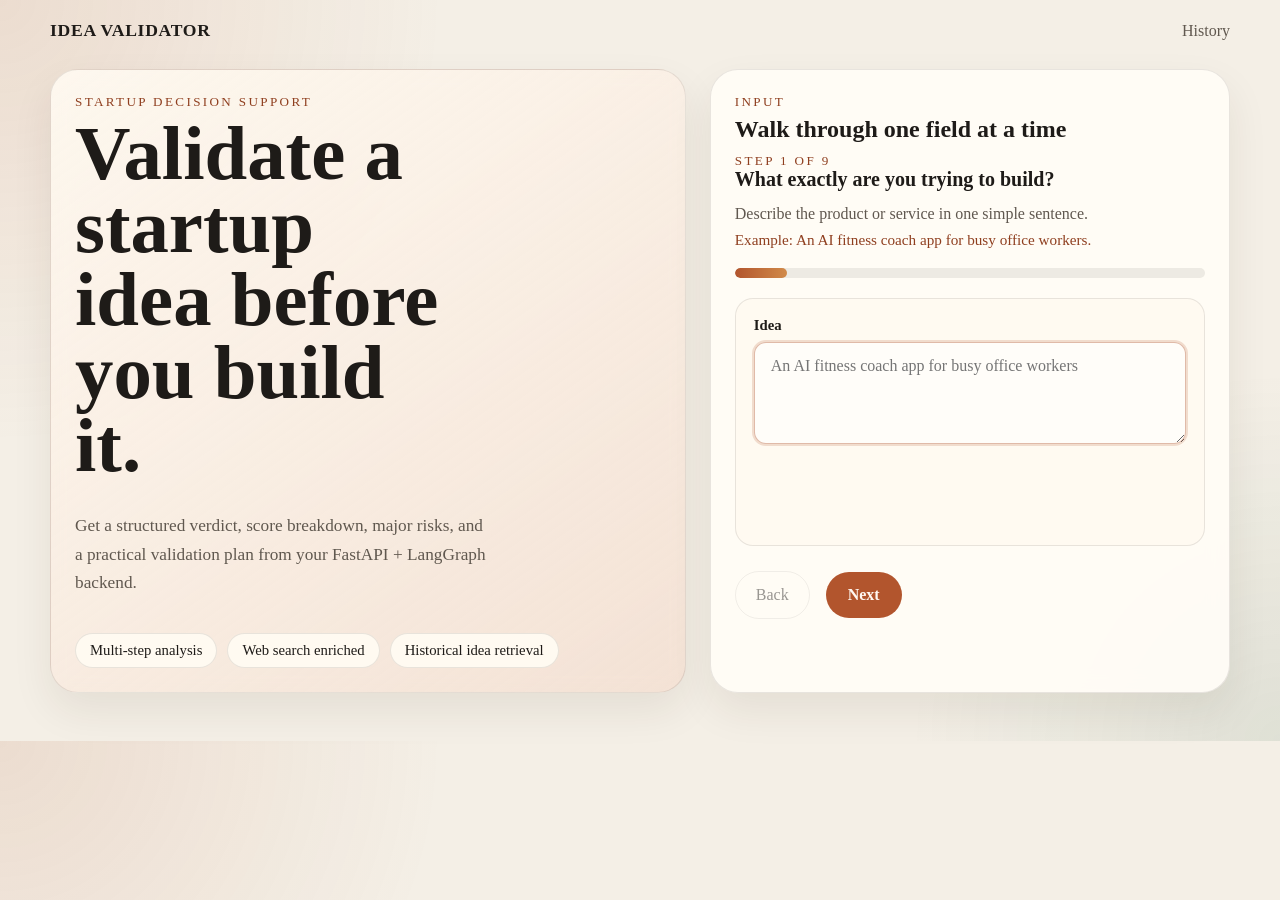
<file: frontend/index.html>
<!DOCTYPE html>
<html lang="en">
  <head>
    <meta charset="UTF-8" />
    <meta name="viewport" content="width=device-width, initial-scale=1.0" />
    <title>Idea Validator</title>
    <link rel="stylesheet" href="./styles.css" />
  </head>
  <body>
    <div class="page-shell">
      <header class="topbar">
        <a class="brand" href="./index.html">Idea Validator</a>
        <nav class="nav">
          <a href="./history.html">History</a>
        </nav>
      </header>

      <main class="hero-grid">
        <section class="hero-copy card card-hero">
          <p class="eyebrow">Startup Decision Support</p>
          <h1>Validate a startup idea before you build it.</h1>
          <p class="lede">
            Get a structured verdict, score breakdown, major risks, and a
            practical validation plan from your FastAPI + LangGraph backend.
          </p>
          <div class="hero-points">
            <span>Multi-step analysis</span>
            <span>Web search enriched</span>
            <span>Historical idea retrieval</span>
          </div>
        </section>

        <section class="card form-card">
          <div class="section-head">
            <p class="eyebrow">Input</p>
            <h2>Walk through one field at a time</h2>
          </div>

          <form id="idea-form" class="idea-form">
            <div class="wizard-head">
              <div>
                <p id="wizard-step-label" class="eyebrow">Step 1 of 9</p>
                <h3 id="wizard-question" class="wizard-question"></h3>
                <p id="wizard-hint" class="wizard-hint"></p>
                <p id="wizard-example" class="wizard-example"></p>
              </div>
              <div class="progress-track" aria-hidden="true">
                <div id="progress-bar" class="progress-bar"></div>
              </div>
            </div>

            <div id="wizard-fields" class="wizard-fields">
              <label class="wizard-panel active" data-step="0">
                <span>Idea</span>
                <textarea name="idea" rows="4" required placeholder="An AI fitness coach app for busy office workers"></textarea>
              </label>

              <label class="wizard-panel" data-step="1">
                <span>Target User</span>
                <input name="target_user" required placeholder="Busy office workers" />
              </label>

              <label class="wizard-panel" data-step="2">
                <span>Problem</span>
                <textarea name="problem" rows="4" required placeholder="They do not know how to plan workouts and stay consistent"></textarea>
              </label>

              <label class="wizard-panel" data-step="3">
                <span>Monetization</span>
                <input name="monetization" placeholder="Monthly subscription" />
              </label>

              <label class="wizard-panel" data-step="4">
                <span>Resources</span>
                <input name="resources" placeholder="Product and AI engineering" />
              </label>

              <label class="wizard-panel" data-step="5">
                <span>Stage</span>
                <input name="stage" placeholder="idea / prototype / early users" />
              </label>

              <label class="wizard-panel" data-step="6">
                <span>Geography</span>
                <input name="geography" placeholder="US / China / Global" />
              </label>

              <label class="wizard-panel" data-step="7">
                <span>Notes</span>
                <textarea name="notes" rows="4" placeholder="Any extra context worth considering"></textarea>
              </label>

              <section class="wizard-panel review-panel" data-step="8">
                <span>Review</span>
                <div id="review-list" class="review-list"></div>
              </section>
            </div>

            <div class="form-actions">
              <button id="back-button" type="button" class="button-secondary">
                Back
              </button>
              <button id="next-button" type="button" class="button-primary">
                Next
              </button>
              <button id="submit-button" type="submit" class="button-primary hidden">
                Analyze
              </button>
              <p id="form-status" class="status-text" aria-live="polite"></p>
            </div>
          </form>
        </section>
      </main>
    </div>

    <script type="module" src="./js/index.js"></script>
  </body>
  </html>
</file>
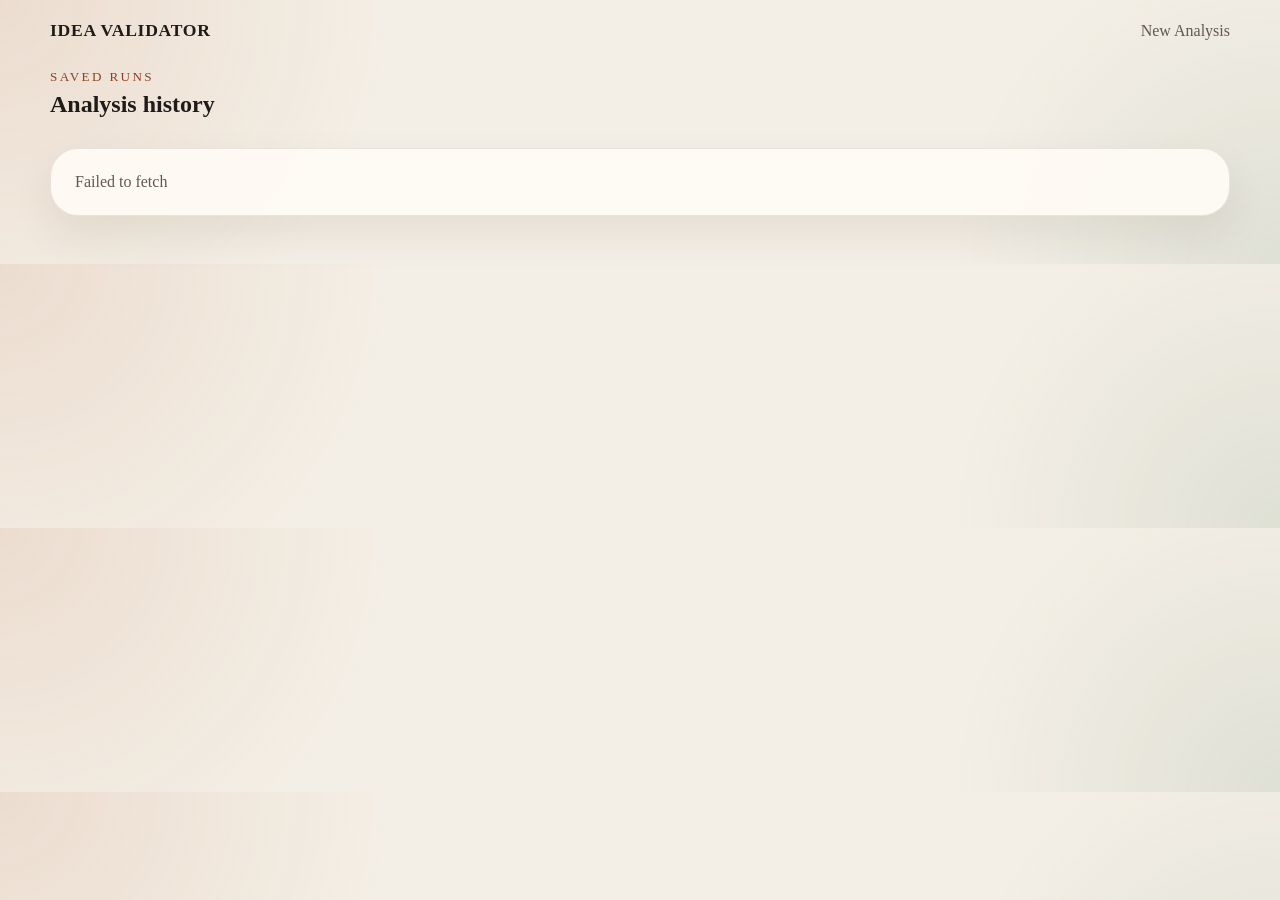
<file: frontend/detail.html>
<!DOCTYPE html>
<html lang="en">
  <head>
    <meta charset="UTF-8" />
    <meta name="viewport" content="width=device-width, initial-scale=1.0" />
    <title>Analysis Detail</title>
    <link rel="stylesheet" href="./styles.css" />
  </head>
  <body>
    <div class="page-shell">
      <header class="topbar">
        <a class="brand" href="./index.html">Idea Validator</a>
        <nav class="nav">
          <button id="language-toggle" class="button-secondary button-small" type="button">中文</button>
          <a href="./history.html">History</a>
          <a href="./index.html">New Analysis</a>
        </nav>
      </header>

      <main class="stack">
        <section id="detail-summary" class="card summary-card"></section>
        <section class="result-grid">
          <article id="detail-input-card" class="card"></article>
          <article id="detail-score-card" class="card"></article>
          <article id="detail-score-explanations-card" class="card"></article>
          <article id="detail-opportunities-card" class="card"></article>
          <article id="detail-risks-card" class="card"></article>
          <article id="detail-steps-card" class="card card-span-2"></article>
          <article id="detail-market-evidence-card" class="card"></article>
          <article id="detail-competitor-evidence-card" class="card"></article>
          <article id="detail-similar-analyses-card" class="card card-span-2"></article>
        </section>
      </main>
    </div>

    <script type="module" src="./js/detail.js"></script>
  </body>
  </html>
</file>
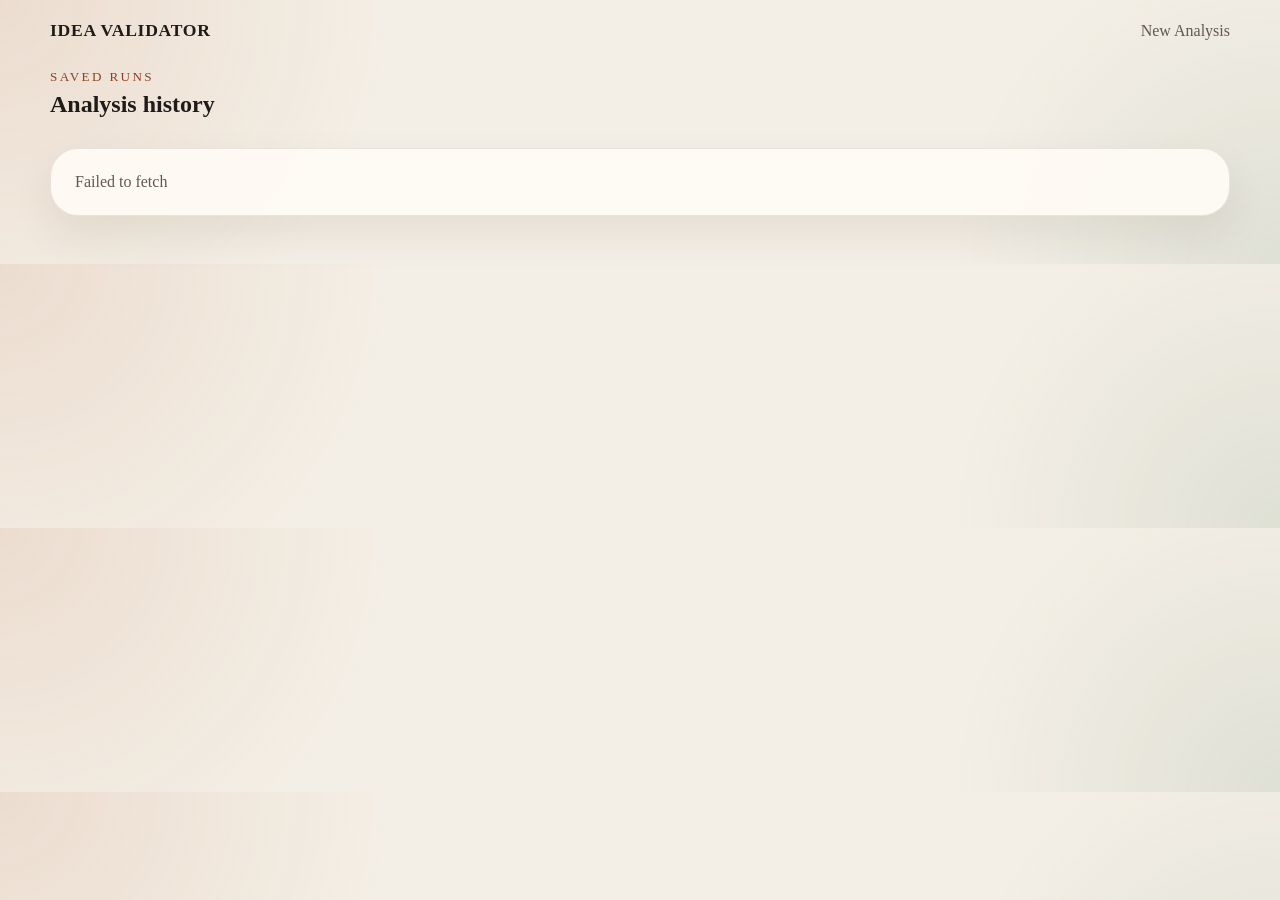
<file: frontend/history.html>
<!DOCTYPE html>
<html lang="en">
  <head>
    <meta charset="UTF-8" />
    <meta name="viewport" content="width=device-width, initial-scale=1.0" />
    <title>Analysis History</title>
    <link rel="stylesheet" href="./styles.css" />
  </head>
  <body>
    <div class="page-shell">
      <header class="topbar">
        <a class="brand" href="./index.html">Idea Validator</a>
        <nav class="nav">
          <a href="./index.html">New Analysis</a>
        </nav>
      </header>

      <main class="stack">
        <section class="section-head">
          <p class="eyebrow">Saved Runs</p>
          <h1>Analysis history</h1>
        </section>
        <section id="history-list" class="history-list"></section>
      </main>
    </div>

    <script type="module" src="./js/history.js"></script>
  </body>
  </html>
</file>
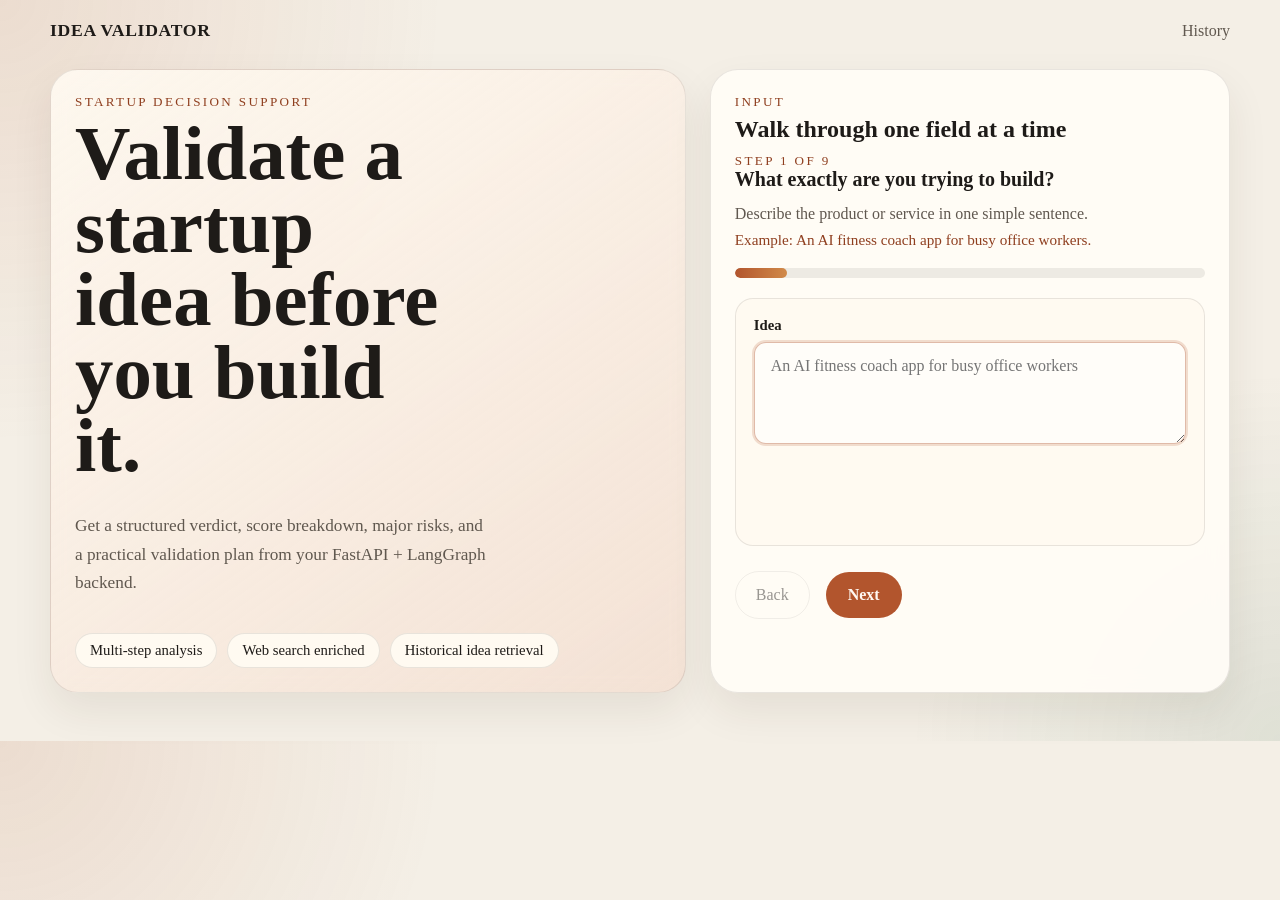
<file: frontend/loading.html>
<!DOCTYPE html>
<html lang="en">
  <head>
    <meta charset="UTF-8" />
    <meta name="viewport" content="width=device-width, initial-scale=1.0" />
    <title>Analyzing Idea</title>
    <link rel="stylesheet" href="./styles.css" />
  </head>
  <body>
    <div class="page-shell">
      <header class="topbar">
        <a class="brand" href="./index.html">Idea Validator</a>
      </header>

      <main class="loading-layout">
        <section class="card loading-card">
          <p class="eyebrow">Analysis In Progress</p>
          <h1>Analyzing your idea</h1>
          <p class="lede">
            The backend is running the LangGraph workflow, checking market
            signals, competitor context, risk, and validation logic.
          </p>

          <div class="loading-steps">
            <div class="loading-step active">Clarifying the idea</div>
            <div class="loading-step active">Checking historical matches</div>
            <div class="loading-step active">Reviewing market and competitors</div>
            <div class="loading-step active">Synthesizing a verdict</div>
          </div>

          <div class="progress-track loading-track" aria-hidden="true">
            <div class="progress-bar loading-bar"></div>
          </div>

          <p id="loading-status" class="status-text">Sending analysis request...</p>
        </section>
      </main>
    </div>

    <script type="module" src="./js/loading.js"></script>
  </body>
  </html>
</file>
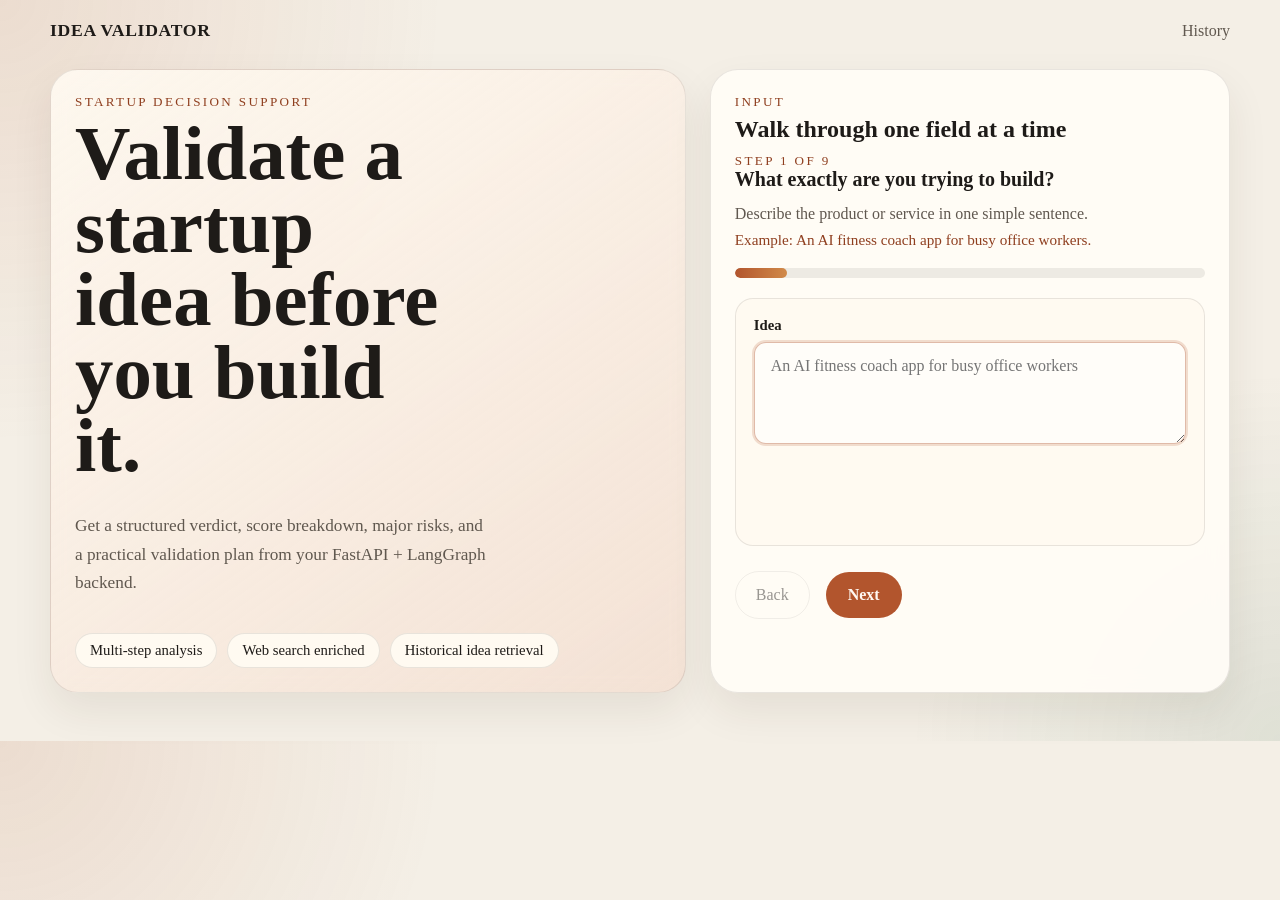
<file: frontend/result.html>
<!DOCTYPE html>
<html lang="en">
  <head>
    <meta charset="UTF-8" />
    <meta name="viewport" content="width=device-width, initial-scale=1.0" />
    <title>Analysis Result</title>
    <link rel="stylesheet" href="./styles.css" />
  </head>
  <body>
    <div class="page-shell">
      <header class="topbar">
        <a class="brand" href="./index.html">Idea Validator</a>
        <nav class="nav">
          <button id="language-toggle" class="button-secondary button-small" type="button">中文</button>
          <a href="./history.html">History</a>
          <a href="./index.html">New Analysis</a>
        </nav>
      </header>

      <main class="stack">
        <section id="result-summary" class="card summary-card"></section>
        <section class="result-grid">
          <article id="score-card" class="card"></article>
          <article id="score-explanations-card" class="card"></article>
          <article id="opportunities-card" class="card"></article>
          <article id="risks-card" class="card"></article>
          <article id="assumptions-card" class="card"></article>
          <article id="next-steps-card" class="card card-span-2"></article>
          <article id="market-evidence-card" class="card"></article>
          <article id="competitor-evidence-card" class="card"></article>
          <article id="similar-analyses-card" class="card card-span-2"></article>
        </section>
      </main>
    </div>

    <script type="module" src="./js/result.js"></script>
  </body>
  </html>
</file>
<file: frontend/styles.css>
:root {
  --bg: #f4efe6;
  --panel: rgba(255, 252, 246, 0.9);
  --panel-strong: #fffaf1;
  --ink: #1e1b18;
  --muted: #60584f;
  --line: rgba(30, 27, 24, 0.1);
  --accent: #b2552d;
  --accent-dark: #8f3f1f;
  --accent-soft: #f3d7c7;
  --success: #265c42;
  --warn: #8b5d16;
  --danger: #8f2e2e;
  --shadow: 0 18px 40px rgba(54, 35, 18, 0.08);
  --radius-lg: 28px;
  --radius-md: 18px;
  --radius-sm: 12px;
}

* {
  box-sizing: border-box;
}

body {
  margin: 0;
  font-family: Georgia, "Times New Roman", serif;
  color: var(--ink);
  background:
    radial-gradient(circle at top left, rgba(178, 85, 45, 0.12), transparent 30%),
    radial-gradient(circle at bottom right, rgba(38, 92, 66, 0.1), transparent 25%),
    var(--bg);
}

a {
  color: inherit;
  text-decoration: none;
}

.page-shell {
  width: min(1180px, calc(100% - 32px));
  margin: 0 auto;
  padding: 20px 0 48px;
}

.topbar {
  display: flex;
  align-items: center;
  justify-content: space-between;
  gap: 16px;
  margin-bottom: 28px;
}

.brand {
  font-size: 1.1rem;
  font-weight: 700;
  letter-spacing: 0.04em;
  text-transform: uppercase;
}

.nav {
  display: flex;
  align-items: center;
  gap: 14px;
  color: var(--muted);
}

.nav a:hover {
  color: var(--ink);
}

.hero-grid {
  display: grid;
  grid-template-columns: 1.1fr 0.9fr;
  gap: 24px;
}

.card {
  background: var(--panel);
  border: 1px solid var(--line);
  border-radius: var(--radius-lg);
  box-shadow: var(--shadow);
  padding: 24px;
  backdrop-filter: blur(10px);
}

.card-hero {
  min-height: 420px;
  display: flex;
  flex-direction: column;
  justify-content: center;
  background:
    linear-gradient(145deg, rgba(255, 250, 241, 0.9), rgba(243, 215, 199, 0.55));
}

.hero-copy h1,
.section-head h1,
.section-head h2 {
  margin: 8px 0 12px;
  line-height: 0.95;
}

.hero-copy h1 {
  font-size: clamp(2.8rem, 6vw, 5.2rem);
  max-width: 10ch;
}

.eyebrow {
  margin: 0;
  font-size: 0.82rem;
  letter-spacing: 0.18em;
  text-transform: uppercase;
  color: var(--accent-dark);
}

.lede {
  max-width: 48ch;
  color: var(--muted);
  font-size: 1.08rem;
  line-height: 1.65;
}

.hero-points {
  display: flex;
  flex-wrap: wrap;
  gap: 10px;
  margin-top: 18px;
}

.hero-points span,
.pill {
  display: inline-flex;
  align-items: center;
  border-radius: 999px;
  padding: 8px 14px;
  background: var(--panel-strong);
  border: 1px solid var(--line);
  font-size: 0.92rem;
}

.form-card {
  background: rgba(255, 252, 246, 0.96);
}

.idea-form {
  display: flex;
  flex-direction: column;
  gap: 16px;
}

.wizard-head {
  display: flex;
  flex-direction: column;
  gap: 16px;
  margin-bottom: 4px;
}

.wizard-question {
  margin: 8px 0 6px;
  font-size: clamp(1.6rem, 3vw, 2.4rem);
  line-height: 1.02;
}

.wizard-hint {
  margin: 0;
  color: var(--muted);
  line-height: 1.6;
}

.wizard-example {
  margin: 2px 0 0;
  color: var(--accent-dark);
  font-size: 0.95rem;
  line-height: 1.5;
}

.progress-track {
  width: 100%;
  height: 10px;
  border-radius: 999px;
  background: rgba(30, 27, 24, 0.08);
  overflow: hidden;
}

.progress-bar {
  width: 12.5%;
  height: 100%;
  border-radius: 999px;
  background: linear-gradient(90deg, var(--accent), #d18a49);
  transition: width 180ms ease;
}

.wizard-fields {
  min-height: 248px;
  display: flex;
  align-items: stretch;
}

.wizard-panel {
  display: none;
  width: 100%;
  padding: 18px;
  background: var(--panel-strong);
  border: 1px solid var(--line);
  border-radius: var(--radius-md);
}

.wizard-panel.active {
  display: flex;
}

.review-panel {
  flex-direction: column;
}

.review-list {
  display: grid;
  gap: 12px;
  margin-top: 8px;
}

.review-item {
  border: 1px solid var(--line);
  border-radius: var(--radius-md);
  padding: 14px;
  background: rgba(255, 255, 255, 0.65);
}

.review-item p:last-child {
  margin-bottom: 0;
  color: var(--muted);
  line-height: 1.55;
}

.form-grid {
  display: grid;
  grid-template-columns: 1fr 1fr;
  gap: 16px;
}

label {
  display: flex;
  flex-direction: column;
  gap: 8px;
}

label span {
  font-size: 0.92rem;
  font-weight: 700;
}

input,
textarea {
  width: 100%;
  border: 1px solid rgba(30, 27, 24, 0.16);
  background: #fffdf9;
  color: var(--ink);
  border-radius: var(--radius-sm);
  padding: 14px 16px;
  font: inherit;
  resize: vertical;
}

input:focus,
textarea:focus {
  outline: 2px solid rgba(178, 85, 45, 0.18);
  border-color: rgba(178, 85, 45, 0.4);
}

.form-actions {
  display: flex;
  align-items: center;
  gap: 16px;
  margin-top: 8px;
}

.button-primary {
  border: none;
  border-radius: 999px;
  background: var(--accent);
  color: #fff8f2;
  padding: 14px 22px;
  font: inherit;
  font-weight: 700;
  cursor: pointer;
}

.button-primary:hover {
  background: var(--accent-dark);
}

.button-primary:disabled {
  opacity: 0.7;
  cursor: progress;
}

.button-secondary {
  border: 1px solid rgba(30, 27, 24, 0.14);
  border-radius: 999px;
  background: transparent;
  color: var(--ink);
  padding: 14px 20px;
  font: inherit;
  cursor: pointer;
}

.button-small {
  padding: 8px 14px;
  font-size: 0.9rem;
}

.button-secondary:disabled {
  opacity: 0.45;
  cursor: not-allowed;
}

.status-text {
  min-height: 1.2rem;
  color: var(--muted);
}

.hidden {
  display: none;
}

.loading-layout {
  display: flex;
  justify-content: center;
}

.loading-card {
  width: min(760px, 100%);
  background:
    linear-gradient(140deg, rgba(255, 250, 241, 0.96), rgba(243, 215, 199, 0.58));
}

.loading-steps {
  display: grid;
  gap: 10px;
  margin: 22px 0;
}

.loading-step {
  border-radius: var(--radius-md);
  border: 1px solid var(--line);
  background: rgba(255, 255, 255, 0.72);
  padding: 14px 16px;
  color: var(--muted);
}

.loading-step.active {
  color: var(--ink);
  border-color: rgba(178, 85, 45, 0.25);
}

.loading-track {
  margin-bottom: 14px;
}

.loading-bar {
  width: 100%;
  animation: loadingPulse 1.6s ease-in-out infinite alternate;
}

@keyframes loadingPulse {
  from {
    opacity: 0.55;
  }
  to {
    opacity: 1;
  }
}

.stack {
  display: flex;
  flex-direction: column;
  gap: 20px;
}

.summary-card {
  background:
    linear-gradient(135deg, rgba(38, 92, 66, 0.14), rgba(255, 250, 241, 0.9));
}

.summary-head {
  display: flex;
  flex-wrap: wrap;
  align-items: flex-start;
  justify-content: space-between;
  gap: 16px;
}

.summary-head h1 {
  margin: 6px 0;
  font-size: clamp(2.1rem, 4vw, 3.4rem);
}

.verdict-badge {
  display: inline-flex;
  border-radius: 999px;
  padding: 8px 14px;
  font-size: 0.9rem;
  font-weight: 700;
}

.verdict-go {
  background: rgba(38, 92, 66, 0.12);
  color: var(--success);
}

.verdict-narrow {
  background: rgba(139, 93, 22, 0.12);
  color: var(--warn);
}

.verdict-no-go {
  background: rgba(143, 46, 46, 0.12);
  color: var(--danger);
}

.summary-meta {
  display: flex;
  flex-wrap: wrap;
  gap: 12px;
  margin-top: 12px;
}

.result-grid {
  display: grid;
  grid-template-columns: repeat(2, minmax(0, 1fr));
  gap: 20px;
}

.card h3 {
  margin-top: 0;
  margin-bottom: 12px;
  font-size: 1.25rem;
}

.metric-list,
.bullet-list {
  margin: 0;
  padding-left: 18px;
  color: var(--muted);
  line-height: 1.6;
}

.score-grid {
  display: grid;
  grid-template-columns: repeat(2, minmax(0, 1fr));
  gap: 12px;
}

.info-grid {
  display: grid;
  grid-template-columns: repeat(2, minmax(0, 1fr));
  gap: 14px;
}

.info-item {
  border: 1px solid var(--line);
  border-radius: var(--radius-md);
  background: var(--panel-strong);
  padding: 14px;
}

.info-item p:last-child {
  margin-bottom: 0;
  color: var(--muted);
  line-height: 1.55;
}

.score-tile {
  background: var(--panel-strong);
  border: 1px solid var(--line);
  border-radius: var(--radius-md);
  padding: 14px;
}

.score-tile strong {
  display: block;
  font-size: 1.6rem;
  margin-top: 8px;
}

.explanation-stack {
  display: grid;
  gap: 16px;
}

.explanation-item {
  border: 1px solid var(--line);
  border-radius: var(--radius-md);
  background: var(--panel-strong);
  padding: 16px;
}

.explanation-head {
  display: flex;
  flex-wrap: wrap;
  align-items: center;
  justify-content: space-between;
  gap: 12px;
  margin-bottom: 10px;
}

.explanation-columns {
  display: grid;
  grid-template-columns: 1fr 1fr;
  gap: 16px;
}

.evidence-list {
  display: grid;
  gap: 12px;
}

.evidence-item {
  border: 1px solid var(--line);
  border-radius: var(--radius-md);
  background: var(--panel-strong);
  padding: 14px;
}

.evidence-item p:last-child {
  margin-bottom: 0;
  color: var(--muted);
  line-height: 1.55;
}

.evidence-link {
  color: var(--accent-dark);
  text-decoration: underline;
}

.evidence-meta {
  color: var(--muted);
  font-size: 0.92rem;
}

.history-list {
  display: grid;
  gap: 16px;
}

.history-card {
  display: block;
}

.history-card:hover {
  border-color: rgba(178, 85, 45, 0.3);
  transform: translateY(-1px);
}

.history-card p {
  color: var(--muted);
}

.card-span-2 {
  grid-column: span 2;
}

.empty-state {
  color: var(--muted);
}

pre.json-block {
  white-space: pre-wrap;
  word-break: break-word;
  margin: 0;
  font-family: "SFMono-Regular", Consolas, monospace;
  font-size: 0.86rem;
  color: var(--muted);
}

@media (max-width: 960px) {
  .hero-grid,
  .result-grid,
  .form-grid,
  .score-grid,
  .info-grid,
  .explanation-columns {
    grid-template-columns: 1fr;
  }

  .card-span-2 {
    grid-column: auto;
  }

  .hero-copy h1 {
    max-width: none;
  }
}
</file>
